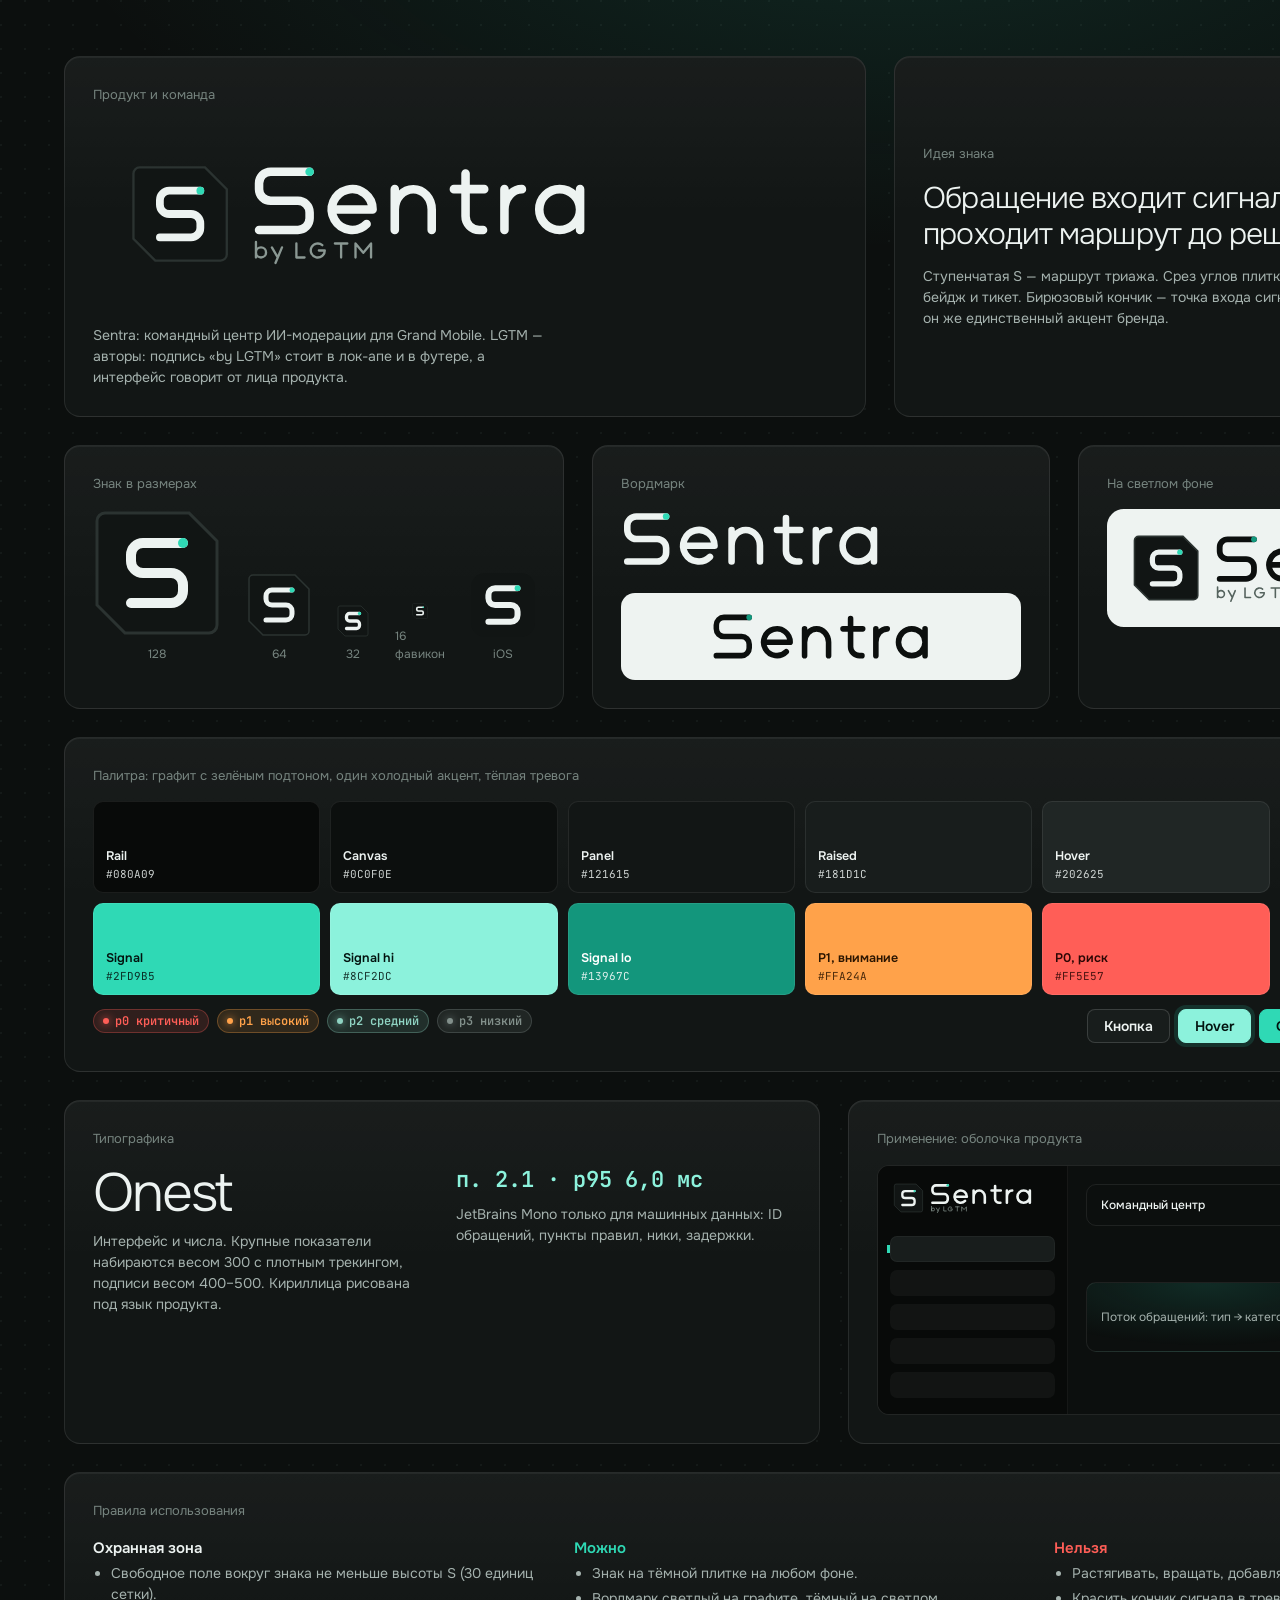
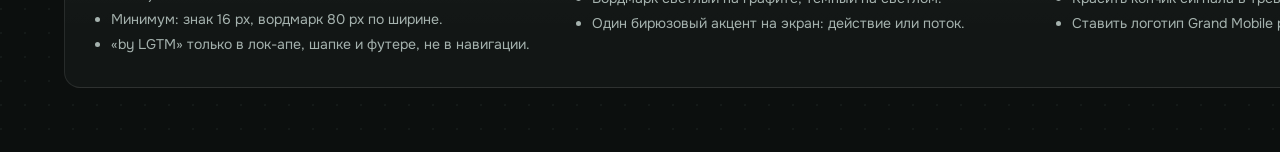
<file: docs/brand/brand-board.html>
<!doctype html>
<html lang="ru">
<head>
<meta charset="utf-8">
<title>Sentra by LGTM: доска бренда</title>
<link rel="preconnect" href="https://fonts.googleapis.com">
<link rel="preconnect" href="https://fonts.gstatic.com" crossorigin>
<link rel="stylesheet" href="https://fonts.googleapis.com/css2?family=JetBrains+Mono:wght@400;600&family=Onest:wght@300;400;500;600&display=swap&subset=cyrillic">
<style>
*{box-sizing:border-box}
body{margin:0;width:1600px;background:#0C0F0E;color:#EDF3F1;font:14px/1.5 Onest,"Segoe UI",sans-serif;
  background-image:radial-gradient(1200px 500px at 70% -100px,rgba(47,217,181,.12),transparent 70%),radial-gradient(circle at 1px 1px,rgba(190,230,220,.05) 1px,transparent 0);background-size:auto,24px 24px}
.wrap{padding:56px 64px 64px;display:grid;gap:28px}
.row{display:grid;gap:28px}
.card{position:relative;background:linear-gradient(180deg,rgba(255,255,255,.03),transparent 160px),#121615;border:1px solid rgba(255,255,255,.09);border-radius:16px;padding:28px;box-shadow:inset 0 1px 0 rgba(255,255,255,.05)}
.t{color:#76847F;font-size:13px;margin-bottom:16px}
h2{margin:0 0 4px;font-size:15px;font-weight:600}
.hero{display:grid;grid-template-columns:1.25fr 1fr;gap:28px}
.hero .card{min-height:330px;display:flex;flex-direction:column;justify-content:center}
.big{font-weight:300;font-size:30px;letter-spacing:-.03em;line-height:1.2;max-width:22ch;margin:0 0 14px}
.muted{color:#A5B2AE}
.sw{display:grid;grid-template-columns:repeat(6,1fr);gap:10px}
.sw div{border-radius:10px;height:92px;padding:10px 12px;display:flex;flex-direction:column;justify-content:flex-end;font-size:12px;border:1px solid rgba(255,255,255,.08)}
.sw b{font-weight:600;font-size:12.5px} .sw span{font-family:"JetBrains Mono",monospace;font-size:11px;opacity:.85}
.chips{display:flex;gap:8px;flex-wrap:wrap;margin-top:14px}
.pri{display:inline-flex;align-items:center;gap:6px;height:24px;padding:0 9px;border-radius:99px;font:600 12px "JetBrains Mono",monospace;color:var(--c);background:color-mix(in srgb,var(--c) 13%,transparent);border:1px solid color-mix(in srgb,var(--c) 30%,transparent)}
.pri::before{content:"";width:6px;height:6px;border-radius:50%;background:var(--c);box-shadow:0 0 8px var(--c)}
.btn{display:inline-flex;align-items:center;height:34px;padding:0 16px;border-radius:8px;font-weight:600;border:1px solid rgba(255,255,255,.15);background:#181D1C;color:#EDF3F1}
.btn.p{background:#2FD9B5;border-color:#2FD9B5;color:#03130F}
.btn.f{background:#8CF2DC;border-color:#8CF2DC;color:#03130F;box-shadow:0 0 0 4px rgba(47,217,181,.14)}
.btn.d{background:transparent;border-color:rgba(255,94,87,.55);color:#FF5E57}
.sizes{display:flex;align-items:flex-end;gap:26px}
.sizes figure{margin:0;display:grid;gap:8px;justify-items:center;font-size:12px;color:#76847F}
.light{background:#EEF3F1;border-radius:14px;padding:26px;display:grid;place-items:center}
.type{display:grid;grid-template-columns:1fr 1fr;gap:28px}
.type .a{font-size:54px;font-weight:300;letter-spacing:-.04em;line-height:1.05}
.type .m{font:600 22px "JetBrains Mono",monospace;color:#8CF2DC;white-space:nowrap}
.app{display:grid;grid-template-columns:190px 1fr;border:1px solid rgba(255,255,255,.09);border-radius:12px;overflow:hidden;background:#0C0F0E}
.app aside{background:#080A09;padding:16px 12px;border-right:1px solid rgba(255,255,255,.06);display:grid;gap:8px;align-content:start}
.app aside i{display:block;height:26px;border-radius:7px;background:rgba(255,255,255,.04)}
.app aside i.on{background:#181D1C;box-shadow:-12px 0 0 -9px #2FD9B5,inset 0 0 0 1px rgba(255,255,255,.04)}
.app main{padding:18px;display:grid;gap:12px}
.app .bar{white-space:nowrap;height:42px;border-radius:10px;border:1px solid rgba(255,255,255,.08);display:flex;align-items:center;gap:14px;padding:0 14px;color:#A5B2AE;font-size:12px}
.rules{display:grid;grid-template-columns:repeat(3,1fr);gap:28px}
ul{margin:0;padding-left:18px;color:#A5B2AE} li{margin:4px 0}
.ok{color:#2FD9B5} .no{color:#FF5E57}
</style>
</head>
<body>
<div class="wrap">

  <div class="hero">
    <div class="card" style="align-items:flex-start;gap:6px">
      <div class="t">Продукт и команда</div>
      <img src="../../admin_ui/assets/sentra-lockup.svg" width="560" alt="Sentra by LGTM">
      <p class="muted" style="margin:18px 0 0;max-width:52ch">Sentra: командный центр ИИ-модерации для Grand Mobile. LGTM — авторы: подпись «by LGTM» стоит в лок-апе и в футере, а интерфейс говорит от лица продукта.</p>
    </div>
    <div class="card">
      <div class="t">Идея знака</div>
      <p class="big">Обращение входит сигналом и проходит маршрут до решения.</p>
      <p class="muted" style="margin:0;max-width:44ch">Ступенчатая S — маршрут триажа. Срез углов плитки — бейдж и тикет. Бирюзовый кончик — точка входа сигнала, он же единственный акцент бренда.</p>
    </div>
  </div>

  <div class="row" style="grid-template-columns:1fr 1fr 1fr">
    <div class="card"><div class="t">Знак в размерах</div>
      <div class="sizes">
        <figure><img src="../../admin_ui/assets/sentra-mark.svg" width="128"><span>128</span></figure>
        <figure><img src="../../admin_ui/assets/sentra-mark.svg" width="64"><span>64</span></figure>
        <figure><img src="../../admin_ui/assets/favicon.svg" width="32"><span>32</span></figure>
        <figure><img src="../../admin_ui/assets/favicon.svg" width="16"><span>16 фавикон</span></figure>
        <figure><img src="../../admin_ui/assets/apple-touch-icon.svg" width="64" style="border-radius:14px"><span>iOS</span></figure>
      </div></div>
    <div class="card"><div class="t">Вордмарк</div>
      <img src="../../admin_ui/assets/sentra-wordmark.svg" width="260" style="display:block;margin-bottom:24px">
      <div class="light" style="padding:18px"><img src="../../admin_ui/assets/sentra-wordmark-dark.svg" width="220"></div></div>
    <div class="card"><div class="t">На светлом фоне</div>
      <img src="../../admin_ui/assets/sentra-lockup-light.svg" width="380" style="border-radius:12px;display:block"></div>
  </div>

  <div class="card"><div class="t">Палитра: графит с зелёным подтоном, один холодный акцент, тёплая тревога</div>
    <div class="sw">
      <div style="background:#080A09"><b>Rail</b><span>#080A09</span></div>
      <div style="background:#0C0F0E"><b>Canvas</b><span>#0C0F0E</span></div>
      <div style="background:#121615"><b>Panel</b><span>#121615</span></div>
      <div style="background:#181D1C"><b>Raised</b><span>#181D1C</span></div>
      <div style="background:#202625"><b>Hover</b><span>#202625</span></div>
      <div style="background:#2A3231"><b>Active</b><span>#2A3231</span></div>
    </div>
    <div class="sw" style="margin-top:10px">
      <div style="background:#2FD9B5;color:#03130F"><b>Signal</b><span>#2FD9B5</span></div>
      <div style="background:#8CF2DC;color:#03130F"><b>Signal hi</b><span>#8CF2DC</span></div>
      <div style="background:#13967C;color:#fff"><b>Signal lo</b><span>#13967C</span></div>
      <div style="background:#FFA24A;color:#2b1500"><b>P1, внимание</b><span>#FFA24A</span></div>
      <div style="background:#FF5E57;color:#2b0705"><b>P0, риск</b><span>#FF5E57</span></div>
      <div style="background:#EDF3F1;color:#0C0F0E"><b>Text</b><span>#EDF3F1</span></div>
    </div>
    <div class="chips"><span class="pri" style="--c:#FF5E57">p0 критичный</span><span class="pri" style="--c:#FFA24A">p1 высокий</span><span class="pri" style="--c:#8FD3C2">p2 средний</span><span class="pri" style="--c:#82908B">p3 низкий</span>
      <span style="flex:1"></span><span class="btn">Кнопка</span><span class="btn f">Hover</span><span class="btn p">Отправить</span><span class="btn d">Эскалировать</span></div>
  </div>

  <div class="row" style="grid-template-columns:1.1fr 1fr">
    <div class="card"><div class="t">Типографика</div>
      <div class="type"><div><div class="a">Onest</div><p class="muted" style="margin:10px 0 0">Интерфейс и числа. Крупные показатели набираются весом 300 с плотным трекингом, подписи весом 400–500. Кириллица рисована под язык продукта.</p></div>
      <div><div class="m">п. 2.1 · p95 6,0 мс</div><p class="muted" style="margin:10px 0 0">JetBrains Mono только для машинных данных: ID обращений, пункты правил, ники, задержки.</p></div></div></div>
    <div class="card"><div class="t">Применение: оболочка продукта</div>
      <div class="app"><aside><img src="../../admin_ui/assets/sentra-lockup.svg" width="170" style="margin:-10px 0 4px -8px"><i class="on"></i><i></i><i></i><i></i><i></i></aside>
        <main><div class="bar"><b style="color:#EDF3F1;font-weight:500">Командный центр</b><span style="flex:1"></span><span class="btn p" style="height:28px;font-size:12px;white-space:nowrap">+ Обращение</span></div>
        <div class="bar" style="height:70px;background:radial-gradient(300px 90px at 30% 0,rgba(47,217,181,.14),transparent 70%)">Поток обращений: тип → категория → решение</div></main></div></div>
  </div>

  <div class="card"><div class="t">Правила использования</div>
    <div class="rules">
      <div><h2>Охранная зона</h2><ul><li>Свободное поле вокруг знака не меньше высоты S (30 единиц сетки).</li><li>Минимум: знак 16 px, вордмарк 80 px по ширине.</li><li>«by LGTM» только в лок-апе, шапке и футере, не в навигации.</li></ul></div>
      <div><h2><span class="ok">Можно</span></h2><ul><li>Знак на тёмной плитке на любом фоне.</li><li>Вордмарк светлый на графите, тёмный на светлом.</li><li>Один бирюзовый акцент на экран: действие или поток.</li></ul></div>
      <div><h2><span class="no">Нельзя</span></h2><ul><li>Растягивать, вращать, добавлять тень или градиент знаку.</li><li>Красить кончик сигнала в тревожные цвета.</li><li>Ставить логотип Grand Mobile рядом с Sentra как единый знак.</li></ul></div>
    </div></div>
</div>
</body>
</html>
</file>
